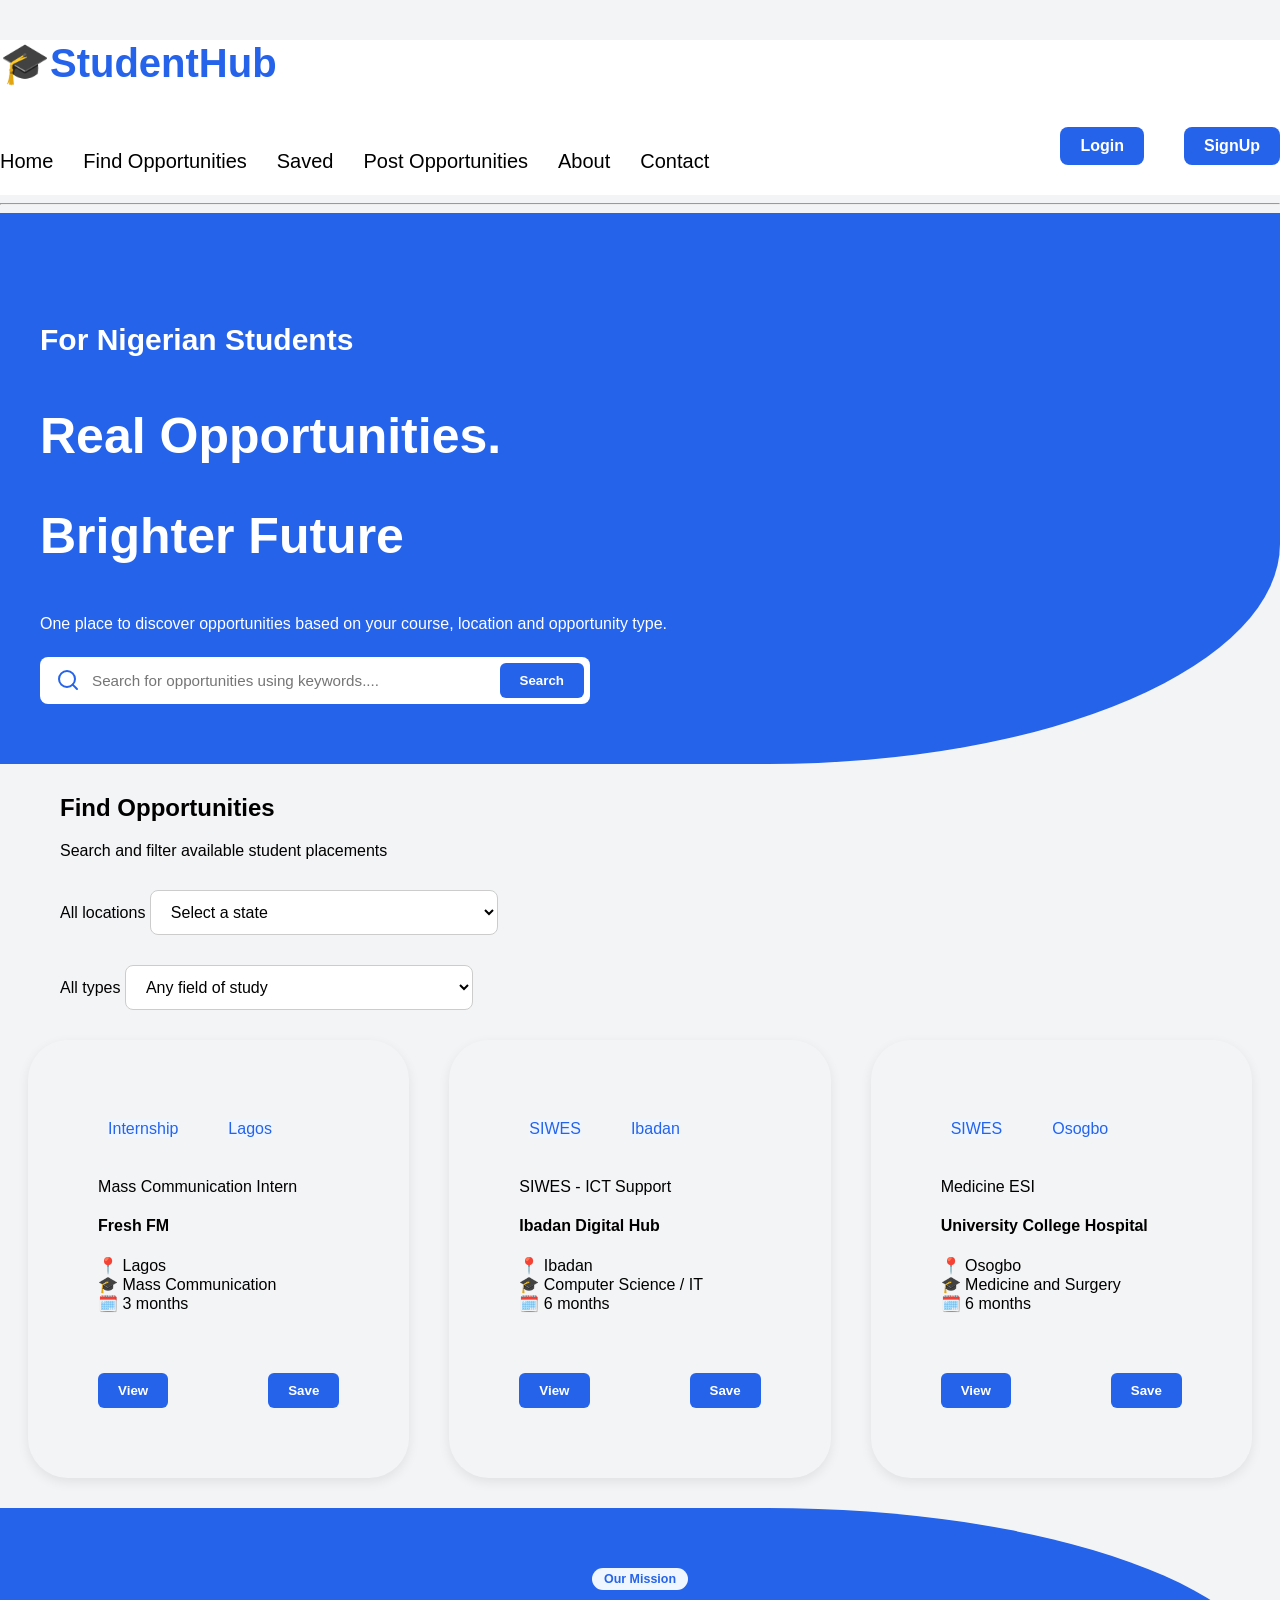
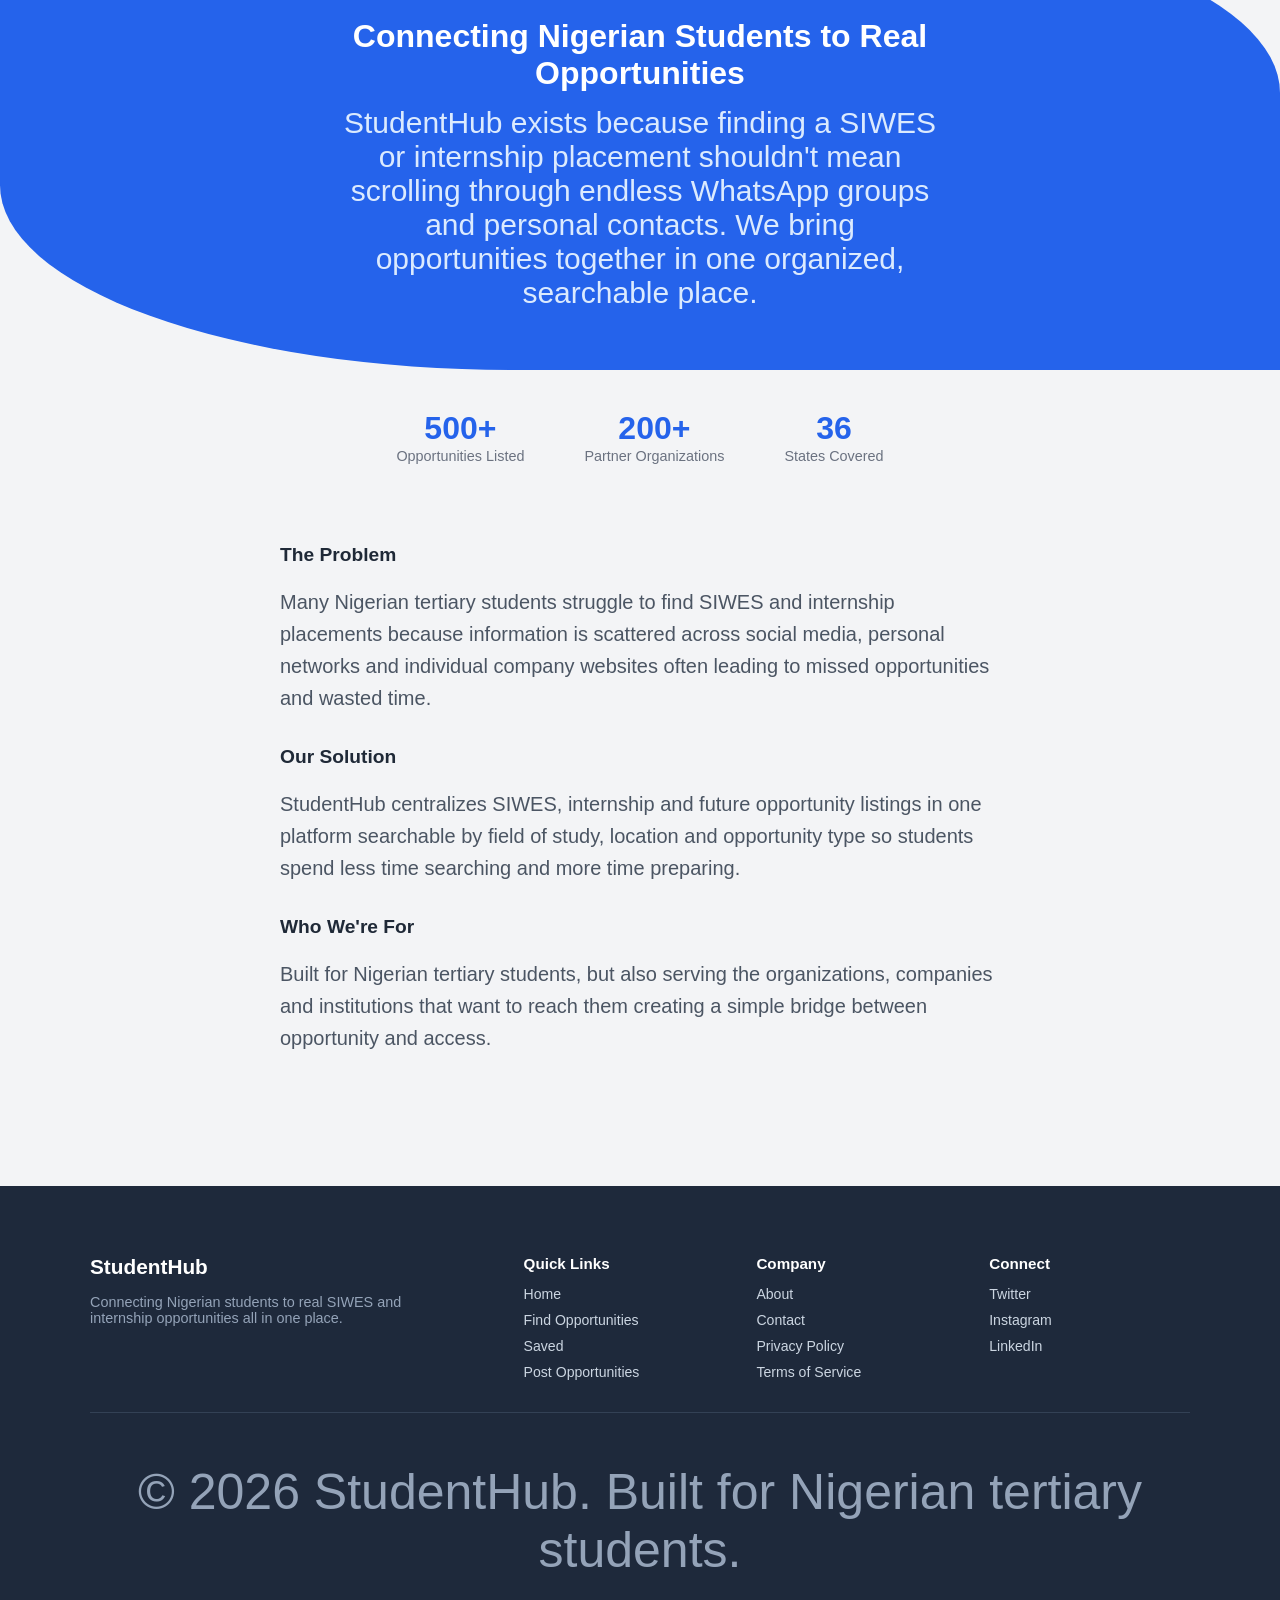
<file: index.html>
<!DOCTYPE html>
<html lang="en">

<head>
    <meta charset="UTF-8">
    <meta name="viewport" content="width=device-width, initial-scale=1.0">
    <link rel="stylesheet" href="styles.css">
    <title>StudentHub</title>
</head>

<body>
    <nav>
        <h3>🎓StudentHub</h3>
        <div class="navi">
            <div class="nav-links">
                <a href="#home">Home</a>
                <a href="#findopportunities">Find Opportunities</a>
                <a href="#saved">Saved</a>
                <a href="postopportunities.html">Post Opportunities</a>
                <a href="#about">About</a>
                <a href="contact.html">Contact</a>
            </div>

            <div class="nav-two">
                <a href="login.html" class="login">Login</a>
                <a href="signup.html" class="signup">SignUp</a>
            </div>
        </div>
    </nav>
    <hr>
    <section class="hero">
        <div id="home">
            <div>
                <h5>For Nigerian Students</h5>
                <p>
                <h1>Real Opportunities.</h1>
                <h1>Brighter <span class="fut">Future</span></h1>
                </p>
                <span>One place to discover opportunities based on your course, location and opportunity type.</span>

                <div class="search-box">
                    <svg xmlns="http://www.w3.org/2000/svg" width="24" height="24" viewBox="0 0 24 24" fill="none"
                        stroke="currentColor" stroke-width="2" stroke-linecap="round" stroke-linejoin="round"
                        class="lucide lucide-search preview-icon">
                        <path d="m21 21-4.34-4.34" />
                        <circle cx="11" cy="11" r="8" />
                    </svg>
                    <input class="search-input" type="text" placeholder="Search for opportunities using keywords....">
                    <button class="search-button">Search</button>
                </div>
            </div>
        </div>
        
    </section>
    <section id="findopportunities">
        <div class="filter-section">
            <div class="find">
                <h2>Find Opportunities</h2>
                <div>Search and filter available student placements</div>
            </div>
            <div>
                <div class="location">
                    <label>All locations</label>
                    <select name="state" id="state">
                        <option>Select a state</option>
                        <option value="Abia">Abia</option>
                        <option value="Adamawa">Adamawa</option>
                        <option value="Akwa Ibom">Akwa Ibom</option>
                        <option value="Anambra">Anambra</option>
                        <option value="Bauchi">Bauchi</option>
                        <option value="Bayelsa">Bayelsa</option>
                        <option value="Benue">Benue</option>
                        <option value="Borno">Borno</option>
                        <option value="Cross River">Cross River</option>
                        <option value="Delta">Delta</option>
                        <option value="Ebonyi">Ebonyi</option>
                        <option value="Edo">Edo</option>
                        <option value="Ekiti">Ekiti</option>
                        <option value="Enugu">Enugu</option>
                        <option value="Gombe">Gombe</option>
                        <option value="Imo">Imo</option>
                        <option value="Jigawa">Jigawa</option>
                        <option value="Kaduna">Kaduna</option>
                        <option value="Kano">Kano</option>
                        <option value="Katsina">Katsina</option>
                        <option value="Kebbi">Kebbi</option>
                        <option value="Kogi">Kogi</option>
                        <option value="Kwara">Kwara</option>
                        <option value="Lagos">Lagos</option>
                        <option value="Nasarawa">Nasarawa</option>
                        <option value="Niger">Niger</option>
                        <option value="Ogun">Ogun</option>
                        <option value="Ondo">Ondo</option>
                        <option value="Osun">Osun</option>
                        <option value="Oyo">Oyo</option>
                        <option value="Plateau">Plateau</option>
                        <option value="Rivers">Rivers</option>
                        <option value="Sokoto">Sokoto</option>
                        <option value="Taraba">Taraba</option>
                        <option value="Yobe">Yobe</option>
                        <option value="Zamfara">Zamfara</option>
                        <option value="FCT">Federal Capital Territory (Abuja)</option>
                    </select>
                </div>
                <div class="type">
                    <label>All types </label>
                    <select name="course" id="course">
                        <option>Any field of study</option>

                        <optgroup label="Sciences">
                            <option value="Biochemistry">Biochemistry</option>
                            <option value="Microbiology">Microbiology</option>
                            <option value="Physics">Physics</option>
                            <option value="Chemistry">Chemistry</option>
                            <option value="Mathematics">Mathematics</option>
                            <option value="Statistics">Statistics</option>
                            <option value="Geology">Geology</option>
                            <option value="Zoology">Zoology</option>
                            <option value="Botany">Botany</option>
                            <option value="Science Laboratory Technology">Science Laboratory Technology</option>
                        </optgroup>

                        <optgroup label="Engineering & Technology">
                            <option value="Computer Engineering">Computer Engineering</option>
                            <option value="Electrical/Electronic Engineering">Electrical/Electronic Engineering</option>
                            <option value="Mechanical Engineering">Mechanical Engineering</option>
                            <option value="Civil Engineering">Civil Engineering</option>
                            <option value="Chemical Engineering">Chemical Engineering</option>
                            <option value="Petroleum Engineering">Petroleum Engineering</option>
                            <option value="Agricultural Engineering">Agricultural Engineering</option>
                            <option value="Industrial/Production Engineering">Industrial/Production Engineering</option>
                            <option value="Mechatronics Engineering">Mechatronics Engineering</option>
                        </optgroup>
                        <optgroup label="Computing and Information Technology">
                            <option value="Computer Science">Computer Science</option>
                            <option value="Cyber Security">Cyber Security</option>
                            <option value="Data Science">Data Science</option>
                            <option value="Information Technology">Information Technology</option>
                            <option value="Information System">Information System</option>
                            <option value="Software Engineering">Software Engineering</option>
                        </optgroup>

                        <optgroup label="Management & Social Sciences">
                            <option value="Accounting">Accounting</option>
                            <option value="Business Administration">Business Administration</option>
                            <option value="Economics">Economics</option>
                            <option value="Banking and Finance">Banking and Finance</option>
                            <option value="Marketing">Marketing</option>
                            <option value="Political Science">Political Science</option>
                            <option value="Sociology">Sociology</option>
                            <option value="Public Administration">Public Administration</option>
                            <option value="Mass Communication">Mass Communication</option>
                            <option value="International Relations">International Relations</option>
                        </optgroup>

                        <optgroup label="Health & Medical Sciences">
                            <option value="Medicine and Surgery">Medicine and Surgery</option>
                            <option value="Nursing Science">Nursing Science</option>
                            <option value="Pharmacy">Pharmacy</option>
                            <option value="Physiotherapy">Physiotherapy</option>
                            <option value="Public Health">Public Health</option>
                            <option value="Medical Laboratory Science">Medical Laboratory Science</option>
                            <option value="Dentistry">Dentistry</option>
                            <option value="Radiography">Radiography</option>
                        </optgroup>

                        <optgroup label="Law & Education">
                            <option value="Law">Law</option>
                            <option value="Education">Education</option>
                            <option value="Guidance and Counselling">Guidance and Counselling</option>
                        </optgroup>

                        <optgroup label="Agriculture & Environmental Sciences">
                            <option value="Agricultural Science">Agricultural Science</option>
                            <option value="Animal Science">Animal Science</option>
                            <option value="Crop Science">Crop Science</option>
                            <option value="Architecture">Architecture</option>
                            <option value="Urban and Regional Planning">Urban and Regional Planning</option>
                            <option value="Estate Management">Estate Management</option>
                            <option value="Environmental Management">Environmental Management</option>
                            <option value="Surveying and Geoinformatics">Surveying and Geoinformatics</option>
                        </optgroup>

                        <optgroup label="Arts & Humanities">
                            <option value="English Language">English Language</option>
                            <option value="History">History</option>
                            <option value="Theatre Arts">Theatre Arts</option>
                            <option value="Linguistics">Linguistics</option>
                            <option value="Religious Studies">Religious Studies</option>
                            <option value="Philosophy">Philosophy</option>
                        </optgroup>
                    </select>
                </div>
            </div>
            <article class="art">
                <section class="sqi">
                    <div class="lag">
                        <div class="int">Internship</div>
                        <div class="gig">Lagos</div>
                    </div>
                    <div class="web">
                        <div>Mass Communication Intern</div>
                        <h4>Fresh FM</h4>
                        <div>📍 Lagos</div>
                        <div>🎓 Mass Communication</div>
                        <div>🗓️ 3 months</div>
                    </div>
                    <div class="web-button">
                        <button id="view">View
                        </button>
                        <button class="save">Save
                        </button>
                    </div>
                </section>
                <section class="sqi">
                    <div class="lag">
                        <div class="int">SIWES</div>
                        <div class="gig">Ibadan</div>
                    </div>
                    <div class="web">
                        <div>SIWES - ICT Support</div>
                        <h4>Ibadan Digital Hub</h4>
                        <div>📍 Ibadan</div>
                        <div>🎓 Computer Science / IT</div>
                        <div>🗓️ 6 months</div>
                    </div>
                    <div class="web-button">
                        <button id="view">View
                        </button>
                        <button class="save">Save
                        </button>
                    </div>
                </section>
                <section class="sqi">
                    <div class="lag">
                        <div class="int">SIWES</div>
                        <div class="gig">Osogbo</div>
                    </div>
                    <div class="web">
                        <div>Medicine ESI</div>
                        <h4>University College Hospital</h4>
                        <div>📍 Osogbo</div>
                        <div>🎓 Medicine and Surgery</div>
                        <div>🗓️ 6 months</div>
                    </div>
                    <div class="web-button">
                        <button id="view">View
                        </button>
                        <button class="save">Save
                        </button>
                    </div>
                </section>

            </article>
    </section>
    <section id="about" class="about-hero">
        <span class="auth-tag">Our Mission</span>
        <h1>Connecting Nigerian Students to <span class="fut">Real Opportunities</span></h1>
        <p>StudentHub exists because finding a SIWES or internship placement shouldn't mean scrolling through endless
            WhatsApp groups and personal contacts. We bring opportunities together in one organized, searchable place.
        </p>
    </section>

    <section class="about-stats">
        <div class="stat-box">
            <b>500+</b>
            <span>Opportunities Listed</span>
        </div>
        <div class="stat-box">
            <b>200+</b>
            <span>Partner Organizations</span>
        </div>
        <div class="stat-box">
            <b>36</b>
            <span>States Covered</span>
        </div>
    </section>

    <section class="about-content">
        <div class="about-block">
            <h3>The Problem</h3>
            <p>Many Nigerian tertiary students struggle to find SIWES and internship placements because information is
                scattered across social media, personal networks and individual company websites often leading to
                missed
                opportunities and wasted time.</p>
        </div>

        <div class="about-block">
            <h3>Our Solution</h3>
            <p>StudentHub centralizes SIWES, internship and future opportunity listings in one platform searchable by
                field of study, location and opportunity type so students spend less time searching and more time
                preparing.</p>
        </div>

        <div class="about-block">
            <h3>Who We're For</h3>
            <p>Built for Nigerian tertiary students, but also serving the organizations, companies and institutions that
                want to reach them creating a simple bridge between opportunity and access.</p>
        </div>
    </section>
</body>
<footer class="site-footer">
    <div class="footer-top">
        <div class="footer-brand">
            <h3>StudentHub</h3>
            <p>Connecting Nigerian students to real SIWES and internship opportunities all in one place.</p>
        </div>

        <div class="footer-links">
            <h4>Quick Links</h4>
            <a href="index.html">Home</a>
            <a href="#findopportunities">Find Opportunities</a>
            <a href="saved.html">Saved</a>
            <a href="postopportunities.html">Post Opportunities</a>
        </div>

        <div class="footer-links">
            <h4>Company</h4>
            <a href="#about">About</a>
            <a href="contact.html">Contact</a>
            <a href="privacy.html">Privacy Policy</a>
            <a href="termsofservice.html">Terms of Service</a>
        </div>

        <div class="footer-links">
            <h4>Connect</h4>
            <a href="#">Twitter</a>
            <a href="#">Instagram</a>
            <a href="#">LinkedIn</a>
        </div>
    </div>

    <hr class="footer-divider">

    <div class="footer-bottom">
        <p>&copy; 2026 StudentHub. Built for Nigerian tertiary students.</p>
    </div>
</footer>

</html>
</file>
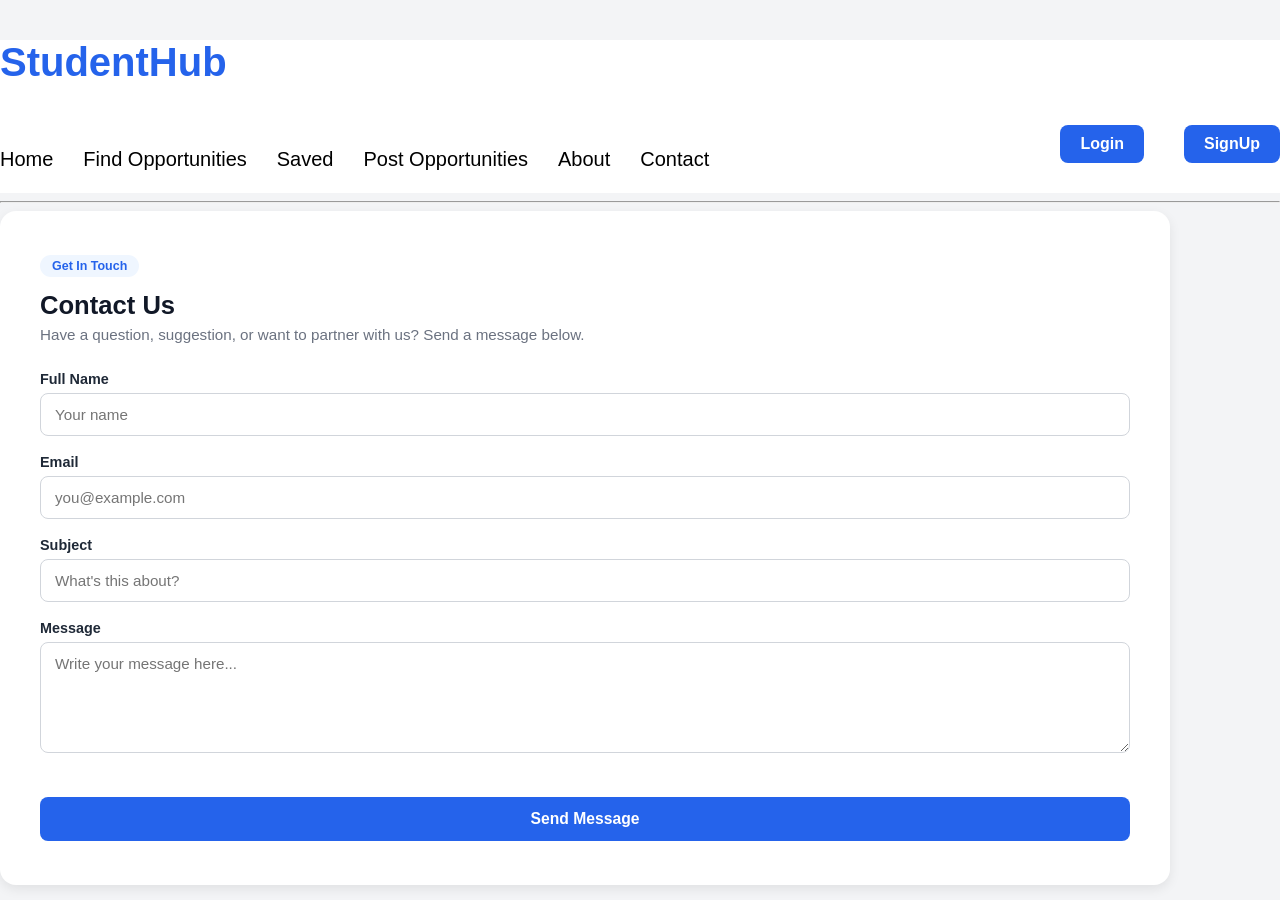
<file: contact.html>
<!DOCTYPE html>
<html lang="en">

<head>
    <meta charset="UTF-8">
    <meta name="viewport" content="width=device-width, initial-scale=1.0">
    <link rel="stylesheet" href="styles.css">
    <title>Contact — StudentHub</title>
</head>

<body>
    <nav>
        <h3>StudentHub</h3>
        <div class="navi">
            <div class="nav-links">
                <a href="index.html">Home</a>
                <a href="find-opportunities.html">Find Opportunities</a>
                <a href="saved.html">Saved</a>
                <a href="post-opportunity.html">Post Opportunities</a>
                <a href="about.html">About</a>
                <a href="contact.html">Contact</a>
            </div>
            <div class="nav-two">
                <a href="login.html" class="login">Login</a>
                <a href="signup.html" class="signup">SignUp</a>
            </div>
        </div>
    </nav>
    <hr>

    <div class="auth-page">
        <div class="auth-card wide-card">
            <span class="auth-tag">Get In Touch</span>
            <h2 class="auth-title">Contact Us</h2>
            <p class="auth-subtitle">Have a question, suggestion, or want to partner with us? Send a message below.</p>

            <form>
                <div class="form-group">
                    <label for="name" class="control-label">Full Name</label>
                    <input type="text" class="form-control" id="name" placeholder="Your name">
                </div>

                <div class="form-group">
                    <label for="cEmail" class="control-label">Email</label>
                    <input type="email" class="form-control" id="Email" placeholder="you@example.com">
                </div>

                <div class="form-group">
                    <label for="subject" class="control-label">Subject</label>
                    <input type="text" class="form-control" id="subject" placeholder="What's this about?">
                </div>

                <div class="form-group">
                    <label for="message" class="control-label">Message</label>
                    <textarea class="form-control" id="message" rows="5"
                        placeholder="Write your message here..."></textarea>
                </div>

                <button type="submit" class="btn-signin">Send Message</button>
            </form>
        </div>
    </div>

</body>

</html>
</file>
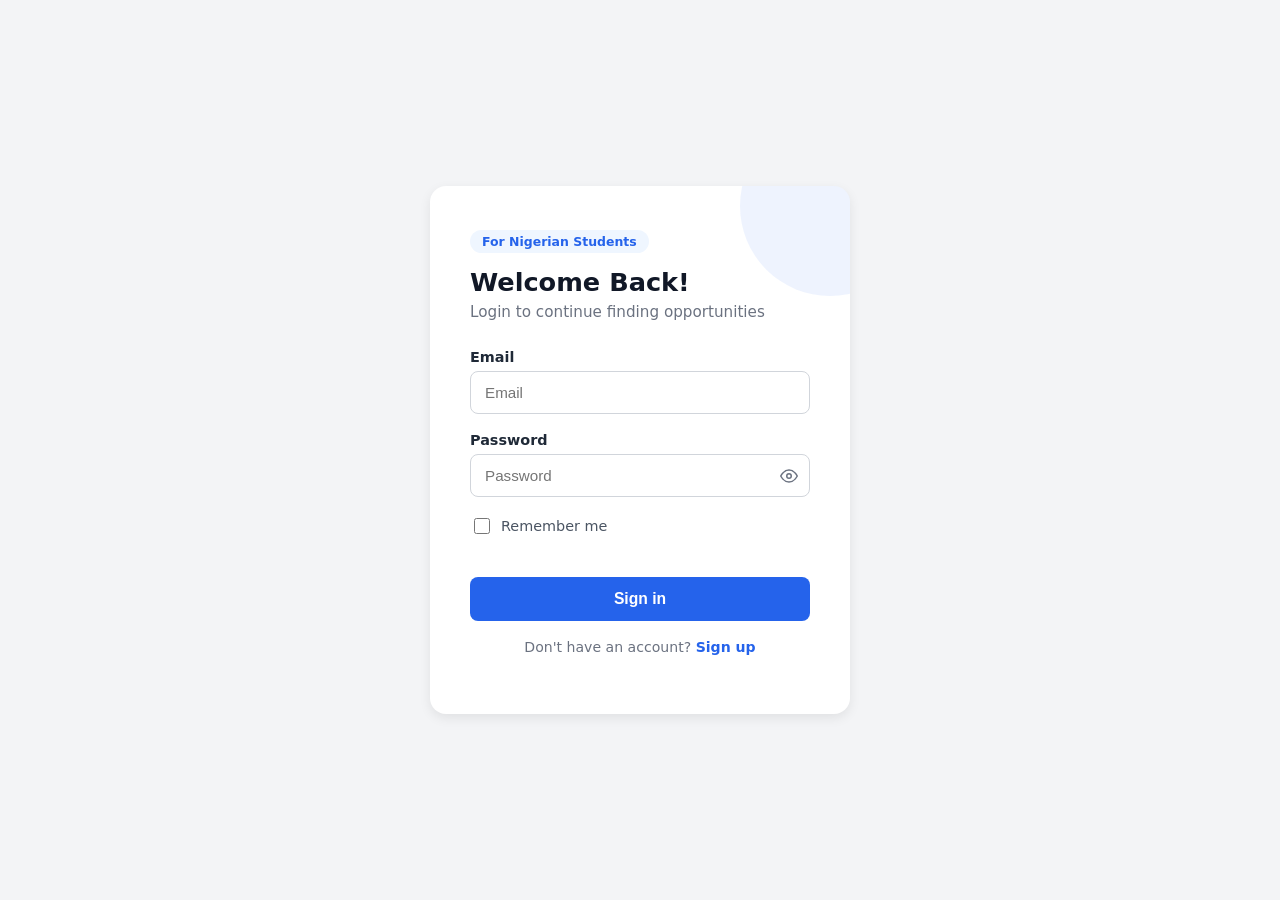
<file: login.html>
<!DOCTYPE html>
<html lang="en">

<head>
    <meta charset="UTF-8">
    <meta name="viewport" content="width=device-width, initial-scale=1.0">
    <title>Login - StudentHub</title>
    <link rel="stylesheet" href="styles.css">
</head>

<body>
    <main>
        <div class="auth-card">
            <div class="auth-blob"></div>
            <span class="auth-tag">For Nigerian Students</span>
            <h2 class="auth-title">Welcome Back!</h2>
            <p class="auth-subtitle">Login to continue finding opportunities</p>

            <form>
                <div class="form-group">
                    <label for="email" class="control-label">Email</label>
                    <input type="email" class="form-control" id="email" placeholder="Email">
                </div>

                <div class="form-group">
                    <label for="password" class="control-label">Password</label>
                    <div class="password-wrapper">
                        <input type="password" class="form-control" id="password" placeholder="Password">
                        <button type="button" class="toggle-password" id="toggleBtn">
                            <svg id="eye-icon" xmlns="http://www.w3.org/2000/svg" width="18" height="18"
                                viewBox="0 0 24 24" fill="none" stroke="#6B7280" stroke-width="2" stroke-linecap="round"
                                stroke-linejoin="round">
                                <path d="M1 12s4-8 11-8 11 8 11 8-4 8-11 8-11-8-11-8z"></path>
                                <circle cx="12" cy="12" r="3"></circle>
                            </svg>
                        </button>
                    </div>
                </div>

                <div class="form-group checkbox">
                    <label><input type="checkbox"> Remember me</label>
                </div>

                <button type="submit" class="btn-signin">Sign in</button>
            </form>

            <p class="auth-switch">Don't have an account? <a href="signup.html">Sign up</a></p>
        </div>
    </main>


</body>

</html>
</file>
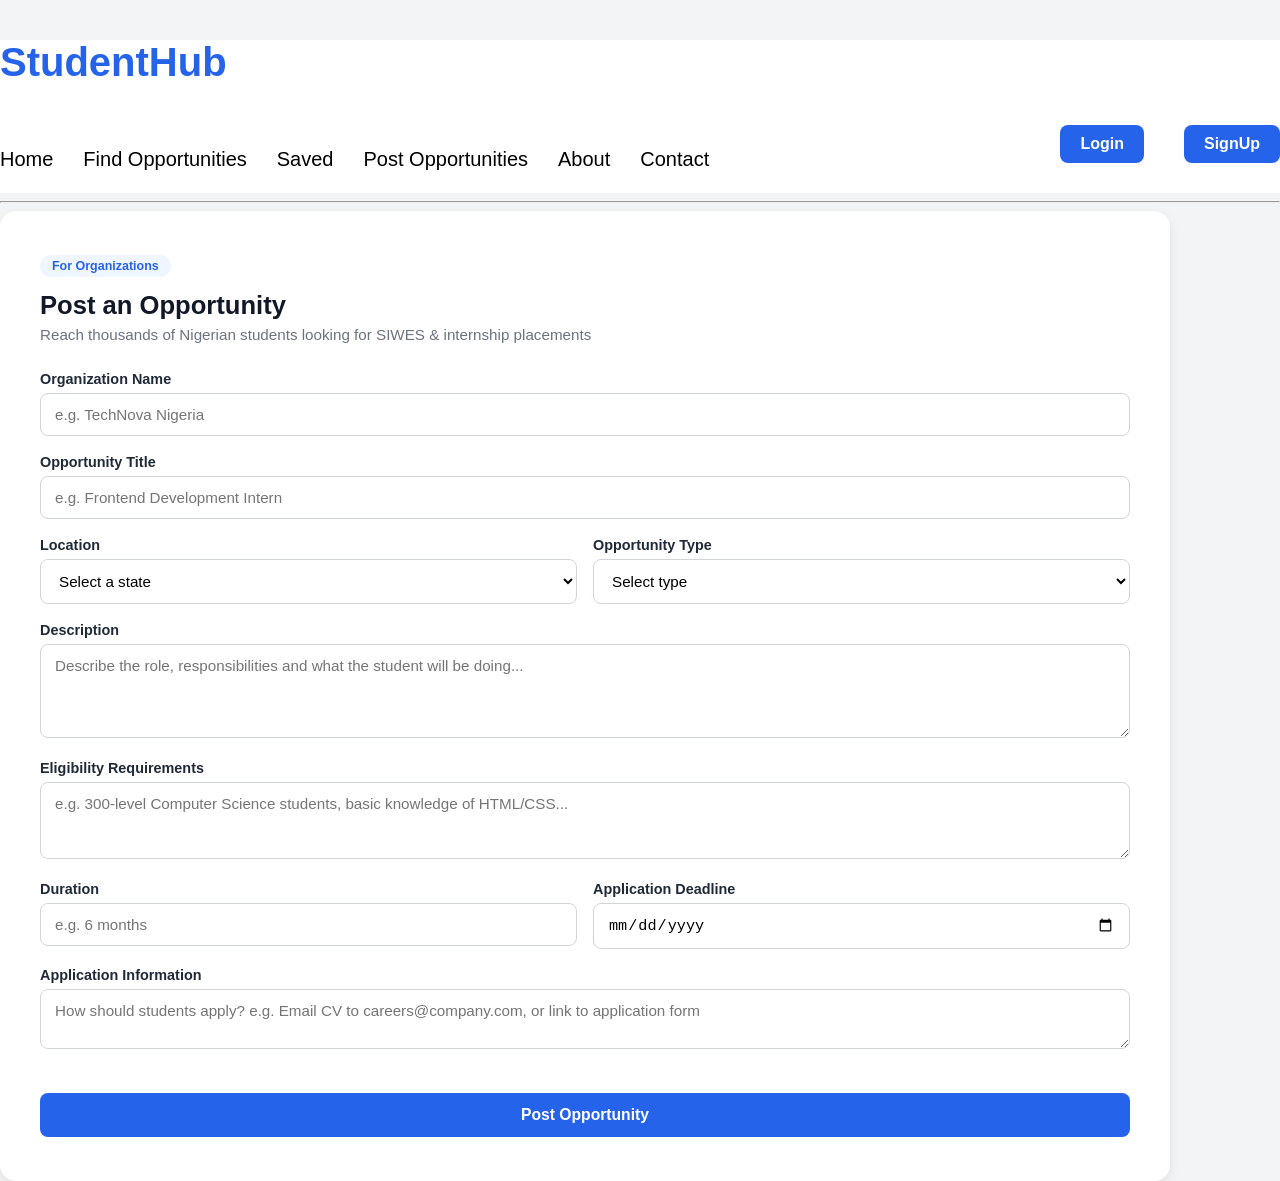
<file: postopportunities.html>
<!DOCTYPE html>
<html lang="en">

<head>
    <meta charset="UTF-8">
    <meta name="viewport" content="width=device-width, initial-scale=1.0">
    <link rel="stylesheet" href="styles.css">
    <title>Post Opportunities</title>
</head>

<body>
    <nav>
        <h3>StudentHub</h3>
        <div class="navi">
            <div class="nav-links">
                <a href="index.html">Home</a>
                <a href="find-opportunities.html">Find Opportunities</a>
                <a href="saved.html">Saved</a>
                <a href="postopportunities.html">Post Opportunities</a>
                <a href="#about">About</a>
                <a href="contact.html">Contact</a>
            </div>
            <div class="nav-two">
                <a href="login.html" class="login">Login</a>
                <a href="signup.html" class="signup">SignUp</a>
            </div>
        </div>
    </nav>
    <hr>
    <div class="auth-page">
        <div class="auth-card wide-card">
            <span class="auth-tag">For Organizations</span>
            <h2 class="auth-title">Post an Opportunity</h2>
            <p class="auth-subtitle">Reach thousands of Nigerian students looking for SIWES & internship placements</p>

            <form>
                <div class="form-group">
                    <label for="orgName" class="control-label">Organization Name</label>
                    <input type="text" class="form-control" id="orgName" placeholder="e.g. TechNova Nigeria">
                </div>

                <div class="form-group">
                    <label for="oppTitle" class="control-label">Opportunity Title</label>
                    <input type="text" class="form-control" id="oppTitle"
                        placeholder="e.g. Frontend Development Intern">
                </div>

                <div class="form-row">
                    <div class="form-group">
                        <label for="location" class="control-label">Location</label>
                        <select class="form-control" id="location">
                            <option value="">Select a state</option>
                            <option value="Abia">Abia</option>
                            <option value="Adamawa">Adamawa</option>
                            <option value="Akwa Ibom">Akwa Ibom</option>
                            <option value="Anambra">Anambra</option>
                            <option value="Bauchi">Bauchi</option>
                            <option value="Bayelsa">Bayelsa</option>
                            <option value="Benue">Benue</option>
                            <option value="Borno">Borno</option>
                            <option value="Cross River">Cross River</option>
                            <option value="Delta">Delta</option>
                            <option value="Ebonyi">Ebonyi</option>
                            <option value="Edo">Edo</option>
                            <option value="Ekiti">Ekiti</option>
                            <option value="Enugu">Enugu</option>
                            <option value="Gombe">Gombe</option>
                            <option value="Imo">Imo</option>
                            <option value="Jigawa">Jigawa</option>
                            <option value="Kaduna">Kaduna</option>
                            <option value="Kano">Kano</option>
                            <option value="Katsina">Katsina</option>
                            <option value="Kebbi">Kebbi</option>
                            <option value="Kogi">Kogi</option>
                            <option value="Kwara">Kwara</option>
                            <option value="Lagos">Lagos</option>
                            <option value="Nasarawa">Nasarawa</option>
                            <option value="Niger">Niger</option>
                            <option value="Ogun">Ogun</option>
                            <option value="Ondo">Ondo</option>
                            <option value="Osun">Osun</option>
                            <option value="Oyo">Oyo</option>
                            <option value="Plateau">Plateau</option>
                            <option value="Rivers">Rivers</option>
                            <option value="Sokoto">Sokoto</option>
                            <option value="Taraba">Taraba</option>
                            <option value="Yobe">Yobe</option>
                            <option value="Zamfara">Zamfara</option>
                            <option value="FCT">Federal Capital Territory (Abuja)</option>
                        </select>
                    </div>

                    <div class="form-group">
                        <label for="oppType" class="control-label">Opportunity Type</label>
                        <select class="form-control" id="oppType">
                            <option value="">Select type</option>
                            <option value="SIWES">SIWES</option>
                            <option value="Internship">Internship</option>
                            <option value="ESI">ESI</option>
                        </select>
                    </div>
                </div>

                <div class="form-group">
                    <label for="description" class="control-label">Description</label>
                    <textarea class="form-control" id="description" rows="4"
                        placeholder="Describe the role, responsibilities and what the student will be doing..."></textarea>
                </div>

                <div class="form-group">
                    <label for="eligibility" class="control-label">Eligibility Requirements</label>
                    <textarea class="form-control" id="eligibility" rows="3"
                        placeholder="e.g. 300-level Computer Science students, basic knowledge of HTML/CSS..."></textarea>
                </div>

                <div class="form-row">
                    <div class="form-group">
                        <label for="duration" class="control-label">Duration</label>
                        <input type="text" class="form-control" id="duration" placeholder="e.g. 6 months">
                    </div>

                    <div class="form-group">
                        <label for="deadline" class="control-label">Application Deadline</label>
                        <input type="date" class="form-control" id="deadline">
                    </div>
                </div>

                <div class="form-group">
                    <label for="applyInfo" class="control-label">Application Information</label>
                    <textarea class="form-control" id="applyInfo" rows="2"
                        placeholder="How should students apply? e.g. Email CV to careers@company.com, or link to application form"></textarea>
                </div>

                <button type="submit" class="btn-signin">Post Opportunity</button>
            </form>
        </div>
    </div>

</body>

</html>
</file>
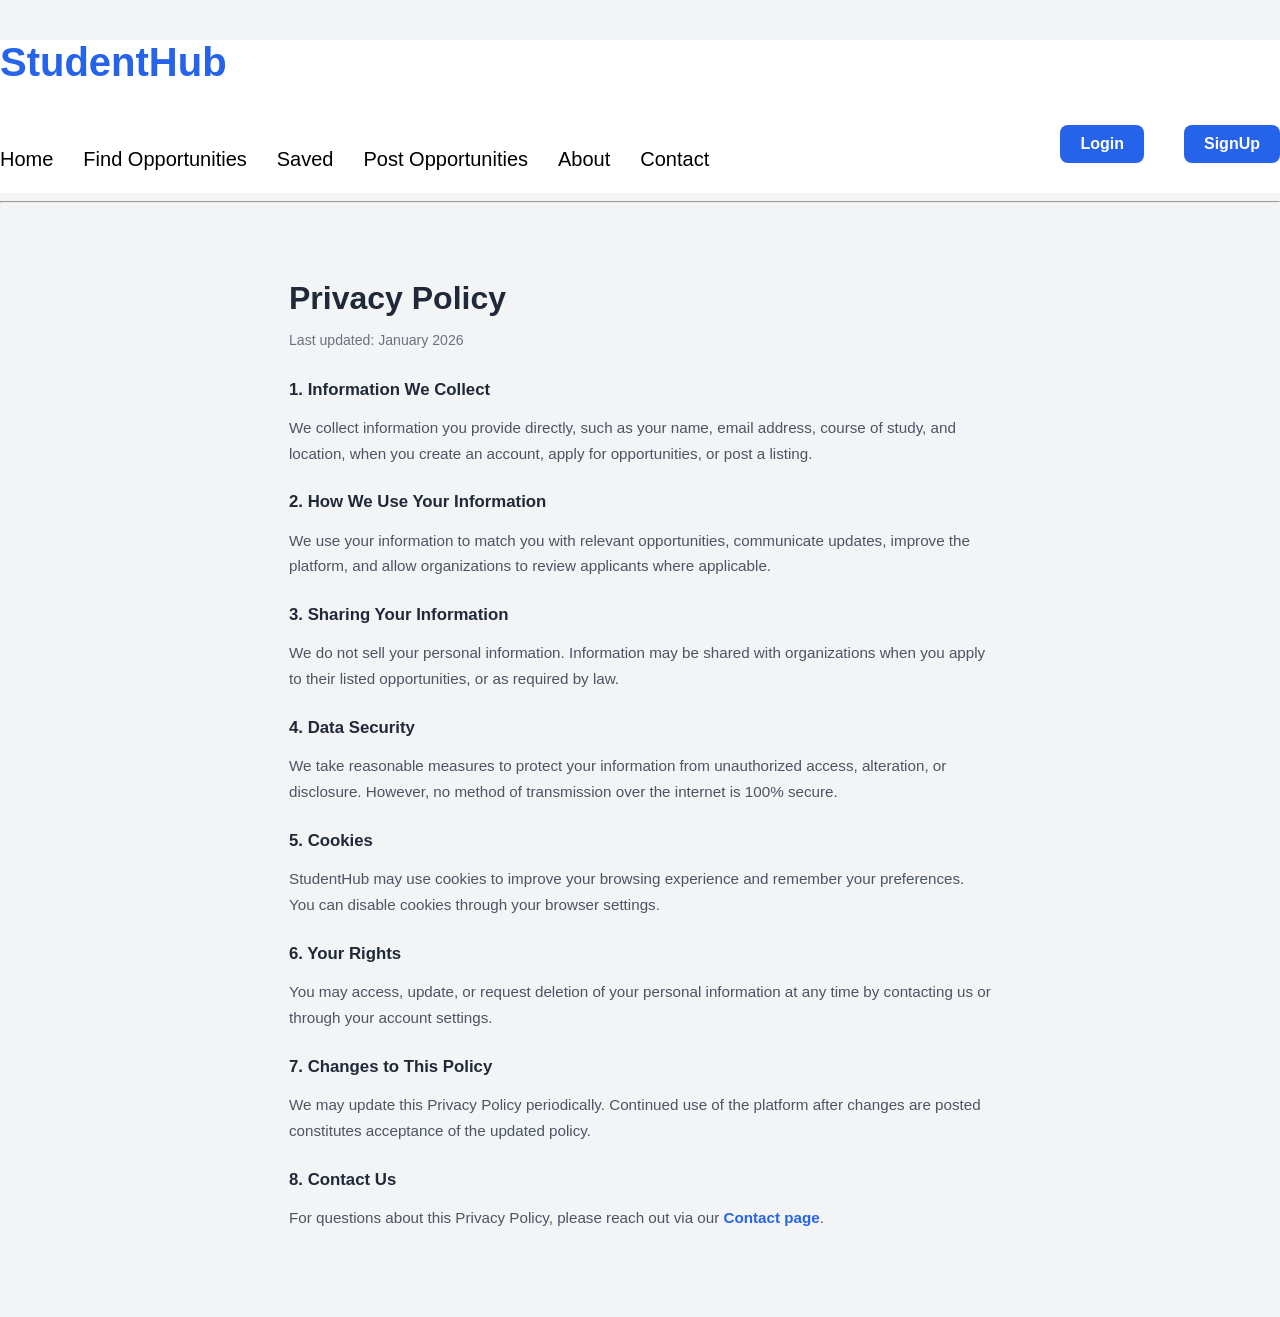
<file: privacy.html>
<!DOCTYPE html>
<html lang="en">

<head>
    <meta charset="UTF-8">
    <meta name="viewport" content="width=device-width, initial-scale=1.0">
    <link rel="stylesheet" href="styles.css">
    <title>Privacy Policy — StudentHub</title>
</head>

<body>
    <nav>
        <h3>StudentHub</h3>
        <div class="navi">
            <div class="nav-links">
                <a href="index.html">Home</a>
                <a href="find-opportunities.html">Find Opportunities</a>
                <a href="saved.html">Saved</a>
                <a href="post-opportunity.html">Post Opportunities</a>
                <a href="#about">About</a>
                <a href="contact.html">Contact</a>
            </div>
            <div class="nav-two">
                <a href="login.html" class="login">Login</a>
                <a href="signup.html" class="signup">SignUp</a>
            </div>
        </div>
    </nav>
    <hr>

    <div class="legal-page">
        <h1>Privacy Policy</h1>
        <p class="legal-updated">Last updated: January 2026</p>

        <div class="legal-block">
            <h3>1. Information We Collect</h3>
            <p>We collect information you provide directly, such as your name, email address, course of study, and
                location, when you create an account, apply for opportunities, or post a listing.</p>
        </div>

        <div class="legal-block">
            <h3>2. How We Use Your Information</h3>
            <p>We use your information to match you with relevant opportunities, communicate updates, improve the
                platform, and allow organizations to review applicants where applicable.</p>
        </div>

        <div class="legal-block">
            <h3>3. Sharing Your Information</h3>
            <p>We do not sell your personal information. Information may be shared with organizations when you apply to
                their listed opportunities, or as required by law.</p>
        </div>

        <div class="legal-block">
            <h3>4. Data Security</h3>
            <p>We take reasonable measures to protect your information from unauthorized access, alteration, or
                disclosure. However, no method of transmission over the internet is 100% secure.</p>
        </div>

        <div class="legal-block">
            <h3>5. Cookies</h3>
            <p>StudentHub may use cookies to improve your browsing experience and remember your preferences. You can
                disable cookies through your browser settings.</p>
        </div>

        <div class="legal-block">
            <h3>6. Your Rights</h3>
            <p>You may access, update, or request deletion of your personal information at any time by contacting us or
                through your account settings.</p>
        </div>

        <div class="legal-block">
            <h3>7. Changes to This Policy</h3>
            <p>We may update this Privacy Policy periodically. Continued use of the platform after changes are posted
                constitutes acceptance of the updated policy.</p>
        </div>

        <div class="legal-block">
            <h3>8. Contact Us</h3>
            <p>For questions about this Privacy Policy, please reach out via our <a href="contact.html">Contact
                    page</a>.</p>
        </div>
    </div>

</body>

</html>
</file>
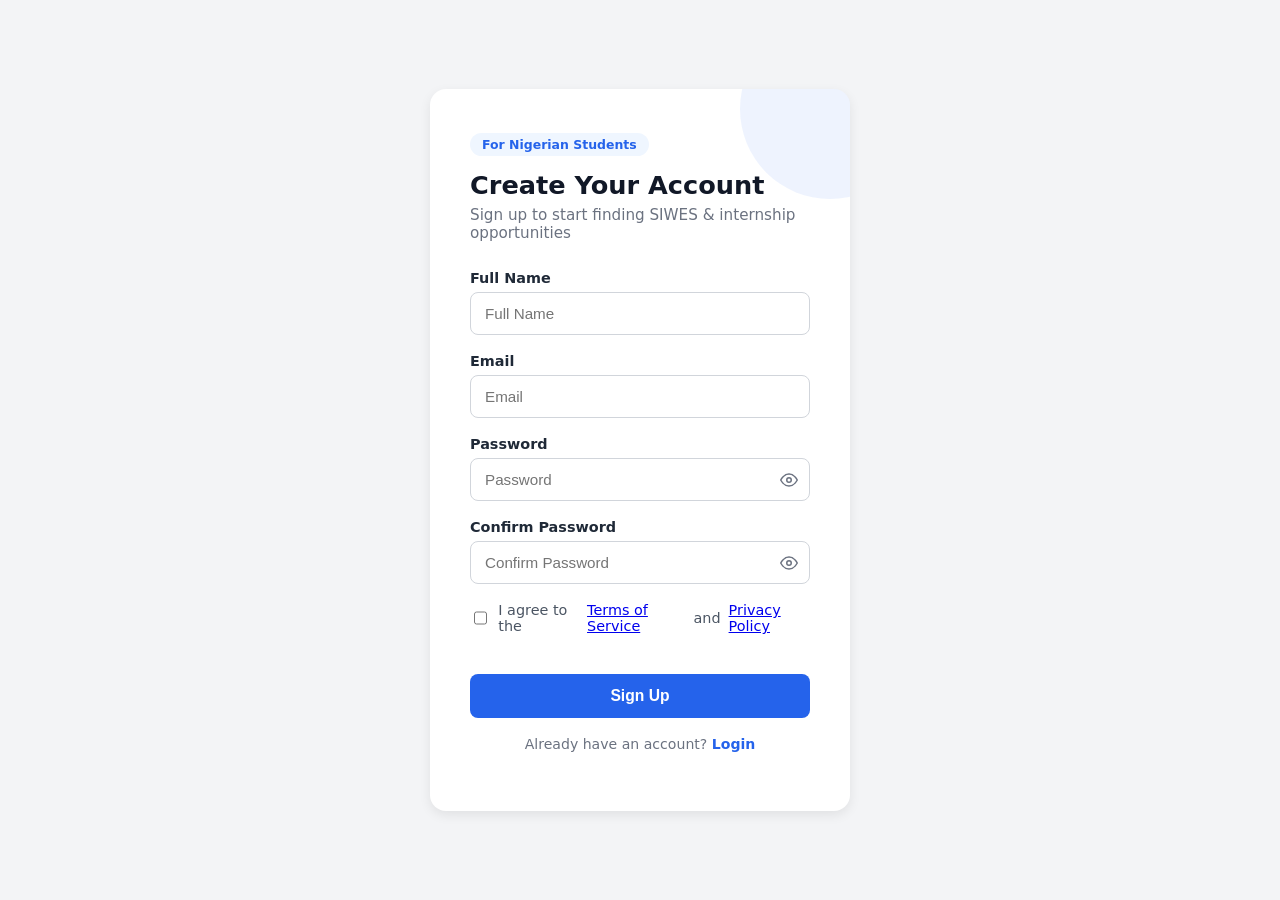
<file: signup.html>
<!DOCTYPE html>
<html lang="en">

<head>
    <meta charset="UTF-8">
    <meta name="viewport" content="width=device-width, initial-scale=1.0">
    <link rel="stylesheet" href="styles.css">
    <title>StudentHub — Sign Up</title>
</head>

<body>
    <main>
        <div class="auth-card">
            <div class="auth-blob"></div>
            <span class="auth-tag">For Nigerian Students</span>
            <h2 class="auth-title">Create Your Account</h2>
            <p class="auth-subtitle">Sign up to start finding SIWES & internship opportunities</p>

            <form>
                <div class="form-group">
                    <label for="fullname" class="control-label">Full Name</label>
                    <input type="text" class="form-control" id="fullname" placeholder="Full Name">
                </div>

                <div class="form-group">
                    <label for="email" class="control-label">Email</label>
                    <input type="email" class="form-control" id="email" placeholder="Email">
                </div>

                <div class="form-group">
                    <label for="password" class="control-label">Password</label>
                    <div class="password-wrapper">
                        <input type="password" class="form-control" id="password" placeholder="Password">
                        <button type="button" class="toggle-password" id="toggleBtn1">
                            <svg class="eye-icon" data-target="password" xmlns="http://www.w3.org/2000/svg" width="18"
                                height="18" viewBox="0 0 24 24" fill="none" stroke="#6B7280" stroke-width="2"
                                stroke-linecap="round" stroke-linejoin="round">
                                <path d="M1 12s4-8 11-8 11 8 11 8-4 8-11 8-11-8-11-8z"></path>
                                <circle cx="12" cy="12" r="3"></circle>
                            </svg>
                        </button>
                    </div>
                </div>

                <div class="form-group">
                    <label for="confirm-password" class="control-label">Confirm Password</label>
                    <div class="password-wrapper">
                        <input type="password" class="form-control" id="confirm-password"
                            placeholder="Confirm Password">
                        <button type="button" class="toggle-password" id="toggleBtn2">
                            <svg class="eye-icon" data-target="confirm-password" xmlns="http://www.w3.org/2000/svg"
                                width="18" height="18" viewBox="0 0 24 24" fill="none" stroke="#6B7280" stroke-width="2"
                                stroke-linecap="round" stroke-linejoin="round">
                                <path d="M1 12s4-8 11-8 11 8 11 8-4 8-11 8-11-8-11-8z"></path>
                                <circle cx="12" cy="12" r="3"></circle>
                            </svg>
                        </button>
                    </div>
                </div>

                <div class="form-group checkbox">
                    <label><input type="checkbox"> I agree to the <a href="termsofservice.html">Terms of Service</a> and
                        <a href="privacy.html">Privacy
                            Policy</a></label>
                </div>

                <button type="submit" class="btn-signin">Sign Up</button>
            </form>

            <p class="auth-switch">Already have an account? <a href="login.html">Login</a></p>
        </div>

    </main>

</body>

</html>
</file>
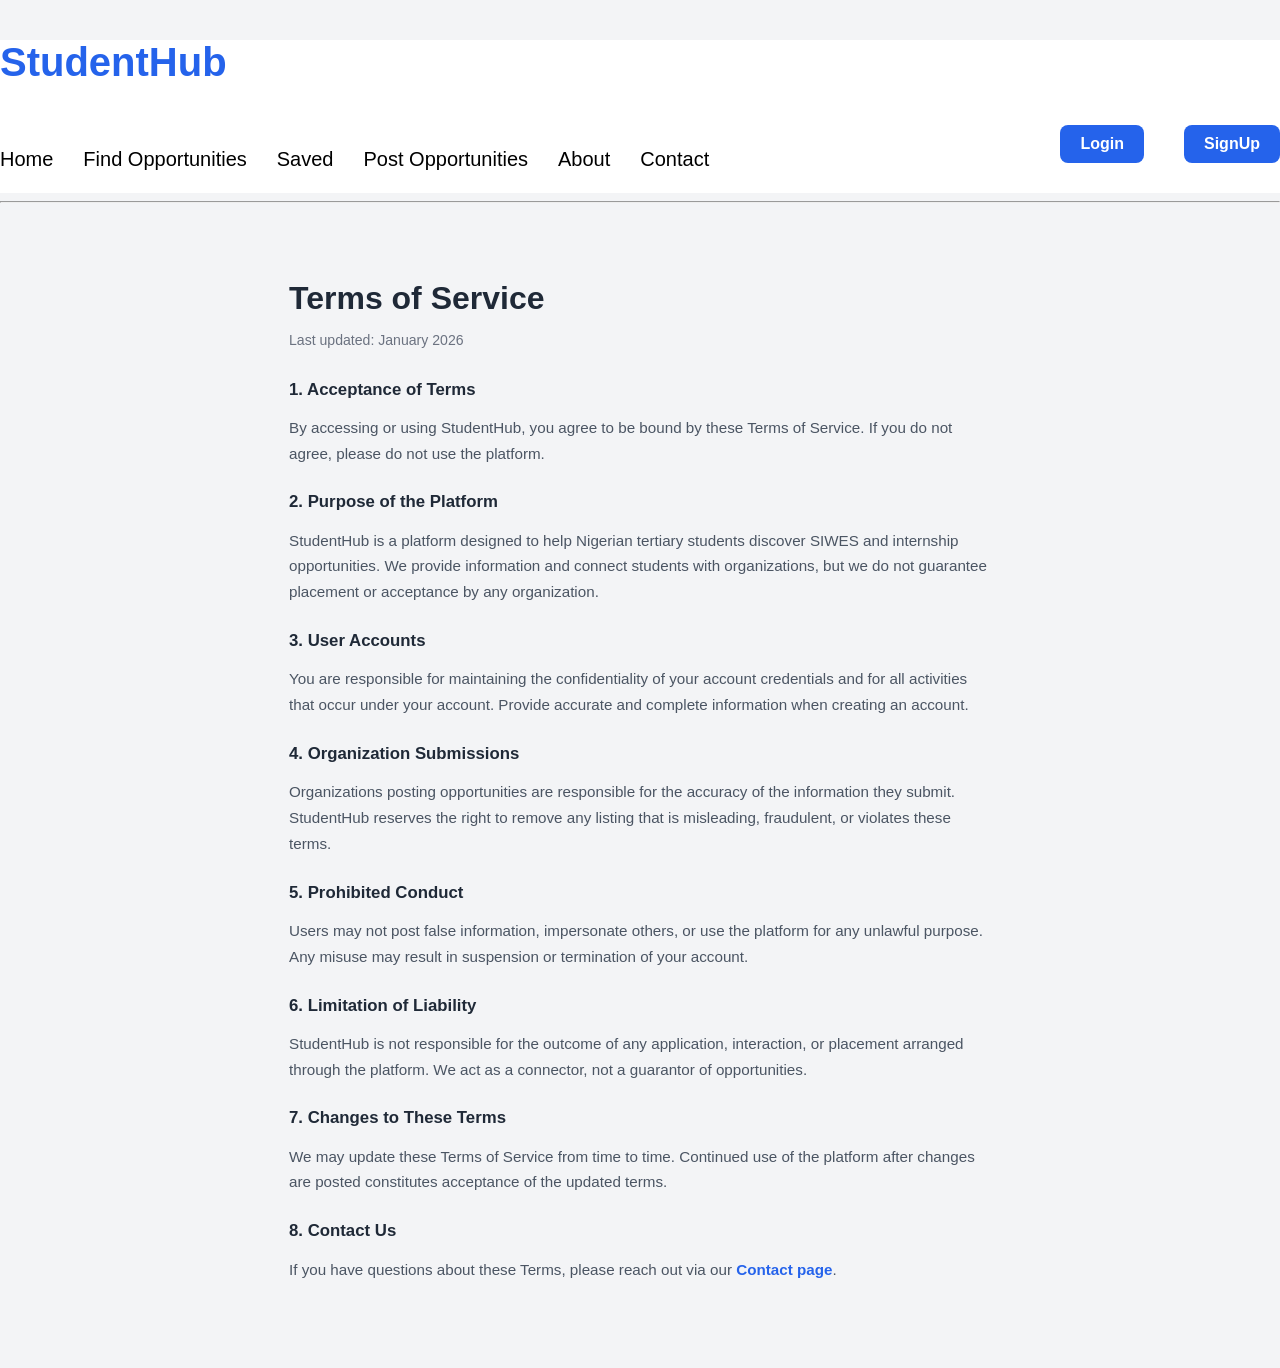
<file: termsofservice.html>
<!DOCTYPE html>
<html lang="en">

<head>
    <meta charset="UTF-8">
    <meta name="viewport" content="width=device-width, initial-scale=1.0">
    <link rel="stylesheet" href="styles.css">
    <title>Terms of Service — StudentHub</title>
</head>

<body>
    <nav>
        <h3>StudentHub</h3>
        <div class="navi">
            <div class="nav-links">
                <a href="index.html">Home</a>
                <a href="find-opportunities.html">Find Opportunities</a>
                <a href="saved.html">Saved</a>
                <a href="post-opportunity.html">Post Opportunities</a>
                <a href="#about">About</a>
                <a href="contact.html">Contact</a>
            </div>
            <div class="nav-two">
                <a href="login.html" class="login">Login</a>
                <a href="signup.html" class="signup">SignUp</a>
            </div>
        </div>
    </nav>
    <hr>

    <div class="legal-page">
        <h1>Terms of Service</h1>
        <p class="legal-updated">Last updated: January 2026</p>

        <div class="legal-block">
            <h3>1. Acceptance of Terms</h3>
            <p>By accessing or using StudentHub, you agree to be bound by these Terms of Service. If you do not agree,
                please do not use the platform.</p>
        </div>

        <div class="legal-block">
            <h3>2. Purpose of the Platform</h3>
            <p>StudentHub is a platform designed to help Nigerian tertiary students discover SIWES and internship
                opportunities. We provide information and connect students with organizations, but we do not guarantee
                placement or acceptance by any organization.</p>
        </div>

        <div class="legal-block">
            <h3>3. User Accounts</h3>
            <p>You are responsible for maintaining the confidentiality of your account credentials and for all
                activities that occur under your account. Provide accurate and complete information when creating an
                account.</p>
        </div>

        <div class="legal-block">
            <h3>4. Organization Submissions</h3>
            <p>Organizations posting opportunities are responsible for the accuracy of the information they submit.
                StudentHub reserves the right to remove any listing that is misleading, fraudulent, or violates these
                terms.</p>
        </div>

        <div class="legal-block">
            <h3>5. Prohibited Conduct</h3>
            <p>Users may not post false information, impersonate others, or use the platform for any unlawful purpose.
                Any misuse may result in suspension or termination of your account.</p>
        </div>

        <div class="legal-block">
            <h3>6. Limitation of Liability</h3>
            <p>StudentHub is not responsible for the outcome of any application, interaction, or placement arranged
                through the platform. We act as a connector, not a guarantor of opportunities.</p>
        </div>

        <div class="legal-block">
            <h3>7. Changes to These Terms</h3>
            <p>We may update these Terms of Service from time to time. Continued use of the platform after changes are
                posted constitutes acceptance of the updated terms.</p>
        </div>

        <div class="legal-block">
            <h3>8. Contact Us</h3>
            <p>If you have questions about these Terms, please reach out via our <a href="contact.html">Contact
                    page</a>.</p>
        </div>
    </div>

</body>

</html>
</file>
<file: styles.css>
* {
    box-sizing: border-box;
    max-width: 100%;
}

html,
body {
    width: 100%;
    margin: 0;
    padding: 0;
}

img {
    max-width: 100%;
    height: auto;
    display: block;
}

h3 {
    color: #2563EB;
    font-size: 40px;
}

nav {
    position: sticky;
    top: 0;
    background: #fff;
    z-index: 100;
}

.nav-links {
    gap: 30px;
    display: flex;
    font-size: 20px;
}

.nav-links a {
    text-decoration: none;
    color: black;
}

h5 {
    font-size: 30px;
}

p {
    font-size: 50px;
}

.navi {
    display: flex;
    align-items: center;
    justify-content: space-between;
    width: 100%;
}

.nav-two {
    gap: 40px;
    display: flex;
}

.signup {
    text-align: center;
    border: none;
    border-radius: 8px;
    background-color: #2563EB;
    color: #fff;
    padding: 10px 20px;
    margin-bottom: 30px;
    cursor: pointer;
    font-weight: 600;
    text-decoration: none;
}

.login {
    text-align: center;
    border: none;
    border-radius: 8px;
    padding: 10px 20px;
    margin-bottom: 30px;
    cursor: pointer;
    font-weight: 600;
    text-decoration: none;
    background-color: #2563EB;
    color: #fff;
}

#home {
    position: relative;
    max-width: 100%;
    min-height: 480px;
    background: #2563EB;
    border-radius: 0 0 40% 0;
    padding: 60px 40px;
    color: #fff;
    overflow: hidden;
    z-index: 1;
}

h5 {
    font-size: 30px;
}

h1 {
    font-size: 50px;
    color: #fff;
}


.search-box {
    display: flex;
    align-items: center;
    background: #fff;
    padding: 6px 6px 6px 16px;
    border-radius: 8px;
    gap: 10px;
    max-width: 550px;
    margin-top: 24px;
}

.search-box svg {
    color: #2563EB;
}

.search-input {
    flex: 1;
    font-size: 0.95rem;
    border: none;
    outline: none;
}


.search-button {
    background: #2563EB;
    color: #fff;
    border: none;
    padding: 10px 20px;
    border-radius: 6px;
    font-weight: 600;
    cursor: pointer;
}

body {
    background: #f3f4f6;
    font-family: sans-serif;
}



.filter-section {
    margin: 30px;
}

.location {
    margin: 30px;
}

.type {
    margin: 30px;
}

.find {
    margin: 30px;
}

main {
    margin: 0;
    font-family: system-ui, sans-serif;
    background: #F3F4F6;
    min-height: 100vh;
    display: flex;
    align-items: center;
    justify-content: center;
    padding: 20px;
}

.auth-card {
    position: relative;
    background: #fff;
    padding: 44px 40px;
    border-radius: 16px;
    box-shadow: 0 4px 12px rgba(0, 0, 0, 0.08);
    width: 100%;
    max-width: 420px;
    overflow: hidden;
}

.auth-blob {
    position: absolute;
    top: -70px;
    right: -70px;
    width: 180px;
    height: 180px;
    background: #2563EB;
    border-radius: 50%;
    opacity: 0.08;
}

.auth-tag {
    display: inline-block;
    background: #EFF6FF;
    color: #2563EB;
    font-size: 0.78rem;
    font-weight: 600;
    padding: 4px 12px;
    border-radius: 20px;
    margin-bottom: 14px;
}

.auth-title {
    font-size: 1.6rem;
    font-weight: 700;
    color: #111827;
    margin: 0 0 6px;
}

.auth-subtitle {
    font-size: 0.95rem;
    color: #6B7280;
    margin: 0 0 28px;
}

.form-group {
    margin-bottom: 18px;
}

.control-label {
    display: block;
    font-size: 0.9rem;
    font-weight: 600;
    color: #1F2937;
    margin-bottom: 6px;
}

.form-control {
    width: 100%;
    padding: 12px 14px;
    border: 1px solid #D1D5DB;
    border-radius: 8px;
    font-size: 0.95rem;
    box-sizing: border-box;
}

.form-control:focus {
    outline: none;
    border-color: #2563EB;
}

.password-wrapper {
    position: relative;
}

.password-wrapper .form-control {
    padding-right: 42px;
}

.toggle-password {
    position: absolute;
    right: 12px;
    top: 50%;
    transform: translateY(-50%);
    background: none;
    border: none;
    cursor: pointer;
    padding: 0;
    display: flex;
    align-items: center;
}

.checkbox label {
    display: flex;
    align-items: center;
    gap: 8px;
    font-size: 0.9rem;
    font-weight: normal;
    color: #4B5563;
    cursor: pointer;
}

.checkbox input[type="checkbox"] {
    width: 16px;
    height: 16px;
    cursor: pointer;
    accent-color: #2563EB;
}

.btn-signin {
    width: 100%;
    background: #2563EB;
    color: #fff;
    border: none;
    padding: 13px;
    border-radius: 8px;
    font-weight: 600;
    font-size: 0.98rem;
    cursor: pointer;
    margin-top: 22px;
}

.btn-signin:hover {
    background: #1D4ED8;
}

.auth-switch {
    margin-top: 18px;
    font-size: 0.88rem;
    text-align: center;
    color: #6B7280;
}

.auth-switch a {
    color: #2563EB;
    font-weight: 600;
    text-decoration: none;
}

.hero {
    position: relative;
    overflow: visible;
}

.sqi {
    box-shadow: 0 4px 12px rgba(0, 0, 0, 0.08);
    max-width: 700px;
    border-radius: 40px;
    padding: 40px;
}

.lag {
    color: #2563EB;
    gap: 50px;
    margin: 30px;
    display: flex;
    padding: 10px;
}

.int {
    background: #EFF6FF;
}

.gig {
    background: #EFF6FF;
}

.web {
    margin: 30px;
}

.web-button {
    gap: 40px;
    display: flex;
}

#view {
    background: #2563EB;
    color: #fff;
    border: none;
    padding: 10px 20px;
    border-radius: 6px;
    font-weight: 600;
    cursor: pointer;
    margin: 30px;
}

.save {
    background: #2563EB;
    color: #fff;
    border: none;
    padding: 10px 20px;
    border-radius: 6px;
    font-weight: 600;
    cursor: pointer;
    margin: 30px;
}

.art {
    display: flex;
    gap: 40px;
    justify-content: center;
}

select {
    width: 30%;
    padding: 12px 16px;
    font-size: 16px;
    border: 1px solid #ccc;
    border-radius: 8px;
    background: #fff;
    cursor: pointer;
}

.wide-card {
    max-width: 1170px;

}

.form-row {
    display: flex;
    gap: 16px;
}

.form-row .form-group {
    flex: 1;
}

textarea.form-control {
    resize: vertical;
    font-family: inherit;
}

.about-hero {
    background: #2563EB;
    color: #fff;
    padding: 60px 40px;
    text-align: center;
    border-radius: 0 40% 0 40%;
}

.about-hero h1 {
    font-size: 2rem;
    margin: 14px 0;
    max-width: 700px;
    margin-left: auto;
    margin-right: auto;
}

.about-hero p {
    max-width: 600px;
    margin: 0 auto;
    color: #DBEAFE;
    font-size: 30px;
}

.about-stats {
    display: flex;
    justify-content: center;
    gap: 60px;
    padding: 40px;
    flex-wrap: wrap;
}

.stat-box {
    text-align: center;
}

.stat-box b {
    display: block;
    font-size: 2rem;
    color: #2563EB;
}

.stat-box span {
    font-size: 0.9rem;
    color: #6B7280;
}

.about-content {
    max-width: 800px;
    margin: 0 auto;
    padding: 20px 40px 60px;
}

.about-block {
    margin-bottom: 32px;
}

.about-block h3 {
    font-size: 1.2rem;
    margin-bottom: 8px;
    color: #1F2937;
}

.about-block p {
    color: #4B5563;
    line-height: 1.6;
    font-size: 20px;
}

.site-footer {
    background: #1E293B;
    color: #CBD5E1;
    padding: 48px 40px 24px;
    margin-top: 40px;
}

.footer-top {
    display: flex;
    justify-content: space-between;
    flex-wrap: wrap;
    gap: 32px;
    max-width: 1100px;
    margin: 0 auto;
}

.footer-brand {
    flex: 2;
    min-width: 220px;
}

.footer-brand h3 {
    color: #fff;
    font-size: 1.3rem;
    margin-bottom: 10px;
}

.footer-brand p {
    font-size: 0.9rem;
    color: #94A3B8;
    max-width: 320px;
}

.footer-links {
    flex: 1;
    min-width: 140px;
    display: flex;
    flex-direction: column;
    gap: 10px;
}

.footer-links h4 {
    color: #fff;
    font-size: 0.95rem;
    margin-bottom: 4px;
}

.footer-links a {
    color: #CBD5E1;
    text-decoration: none;
    font-size: 0.88rem;
}

.footer-links a:hover {
    color: #93C5FD;
}

.footer-divider {
    border: none;
    border-top: 1px solid #334155;
    max-width: 1100px;
    margin: 32px auto 16px;
}

.footer-bottom {
    text-align: center;
    font-size: 0.82rem;
    color: #94A3B8;
}

.legal-page {
    max-width: 750px;
    margin: 0 auto;
    padding: 48px 24px 60px;
}

.legal-page h1 {
    font-size: 2rem;
    color: #1F2937;
    margin-bottom: 6px;
}

.legal-updated {
    color: #6B7280;
    font-size: 0.88rem;
    margin-bottom: 32px;
}

.legal-block {
    margin-bottom: 26px;
}

.legal-block h3 {
    font-size: 1.05rem;
    color: #1F2937;
    margin-bottom: 8px;
}

.legal-block p {
    color: #4B5563;
    line-height: 1.7;
    font-size: 0.95rem;
}

.legal-block a {
    color: #2563EB;
    text-decoration: none;
    font-weight: 600;
}

@media (max-width: 900px) {
    .art {
        flex-wrap: wrap;
    }

    .sqi {
        max-width: 100%;
        flex: 1 1 45%;
    }

    select {
        width: 100%;
    }

    .about-content {
        padding: 20px 24px 60px;
    }
}

@media (max-width: 768px) {

    .navi {
        flex-direction: column;
        align-items: flex-start;
        gap: 16px;
    }

    .nav-links {
        flex-wrap: wrap;
        gap: 16px;
        font-size: 16px;
    }

    .nav-two {
        width: 100%;
        justify-content: flex-start;
        gap: 16px;
    }


    #home {
        min-height: auto;
        padding: 40px 24px;
        border-radius: 0 0 20% 0;
    }

    h1 {
        font-size: 32px;
    }

    h5 {
        font-size: 20px;
    }

    p {
        font-size: 1rem;
    }

    .search-box {
        flex-direction: column;
        align-items: stretch;
        max-width: 100%;
        padding: 12px;
    }

    .search-box svg {
        display: none;

    }

    .search-button {
        width: 100%;
    }

    .pop-image {
        display: none;

    }


    .filter-section>div:nth-child(2) {
        display: flex;
        flex-direction: column;
    }

    select {
        width: 100%;
    }

    .location,
    .type,
    .find {
        margin: 16px 0;
    }


    .art {
        flex-direction: column;
        align-items: center;
        gap: 20px;
    }

    .sqi {
        width: 100%;
        max-width: 100%;
        padding: 24px;
    }

    .lag {
        gap: 16px;
        margin: 12px 0;
    }

    .web,
    .web-button {
        margin: 12px 0;
    }

    .web-button {
        gap: 12px;
    }

    #view,
    .save {
        margin: 0;
        flex: 1;
    }


    .about-hero {
        padding: 40px 24px;
        border-radius: 0 20% 0 20%;
    }

    .about-hero h1 {
        font-size: 1.6rem;
    }

    .about-hero p {
        font-size: 1rem;
    }

    .about-stats {
        gap: 30px;
    }


    .auth-card {
        padding: 28px 20px;
        max-width: 100%;
        margin: 0 16px;
    }

    .wide-card {
        max-width: 100%;
    }

    .form-row {
        flex-direction: column;
        gap: 0;
    }

    main {
        padding: 16px;
    }


    .footer-top {
        flex-direction: column;
        gap: 24px;
    }

    .footer-links {
        min-width: 100%;
    }


    .legal-page {
        padding: 32px 20px 40px;
    }

    .legal-page h1 {
        font-size: 1.6rem;
    }
}

@media (max-width: 480px) {
    h3 {
        font-size: 28px;
    }

    h1 {
        font-size: 26px;
    }

    .nav-links {
        font-size: 14px;
        gap: 12px;
    }

    .login,
    .signup {
        padding: 8px 14px;
        font-size: 0.85rem;
    }

    .auth-title {
        font-size: 1.3rem;
    }

    .sqi {
        padding: 18px;
    }
}
</file>
